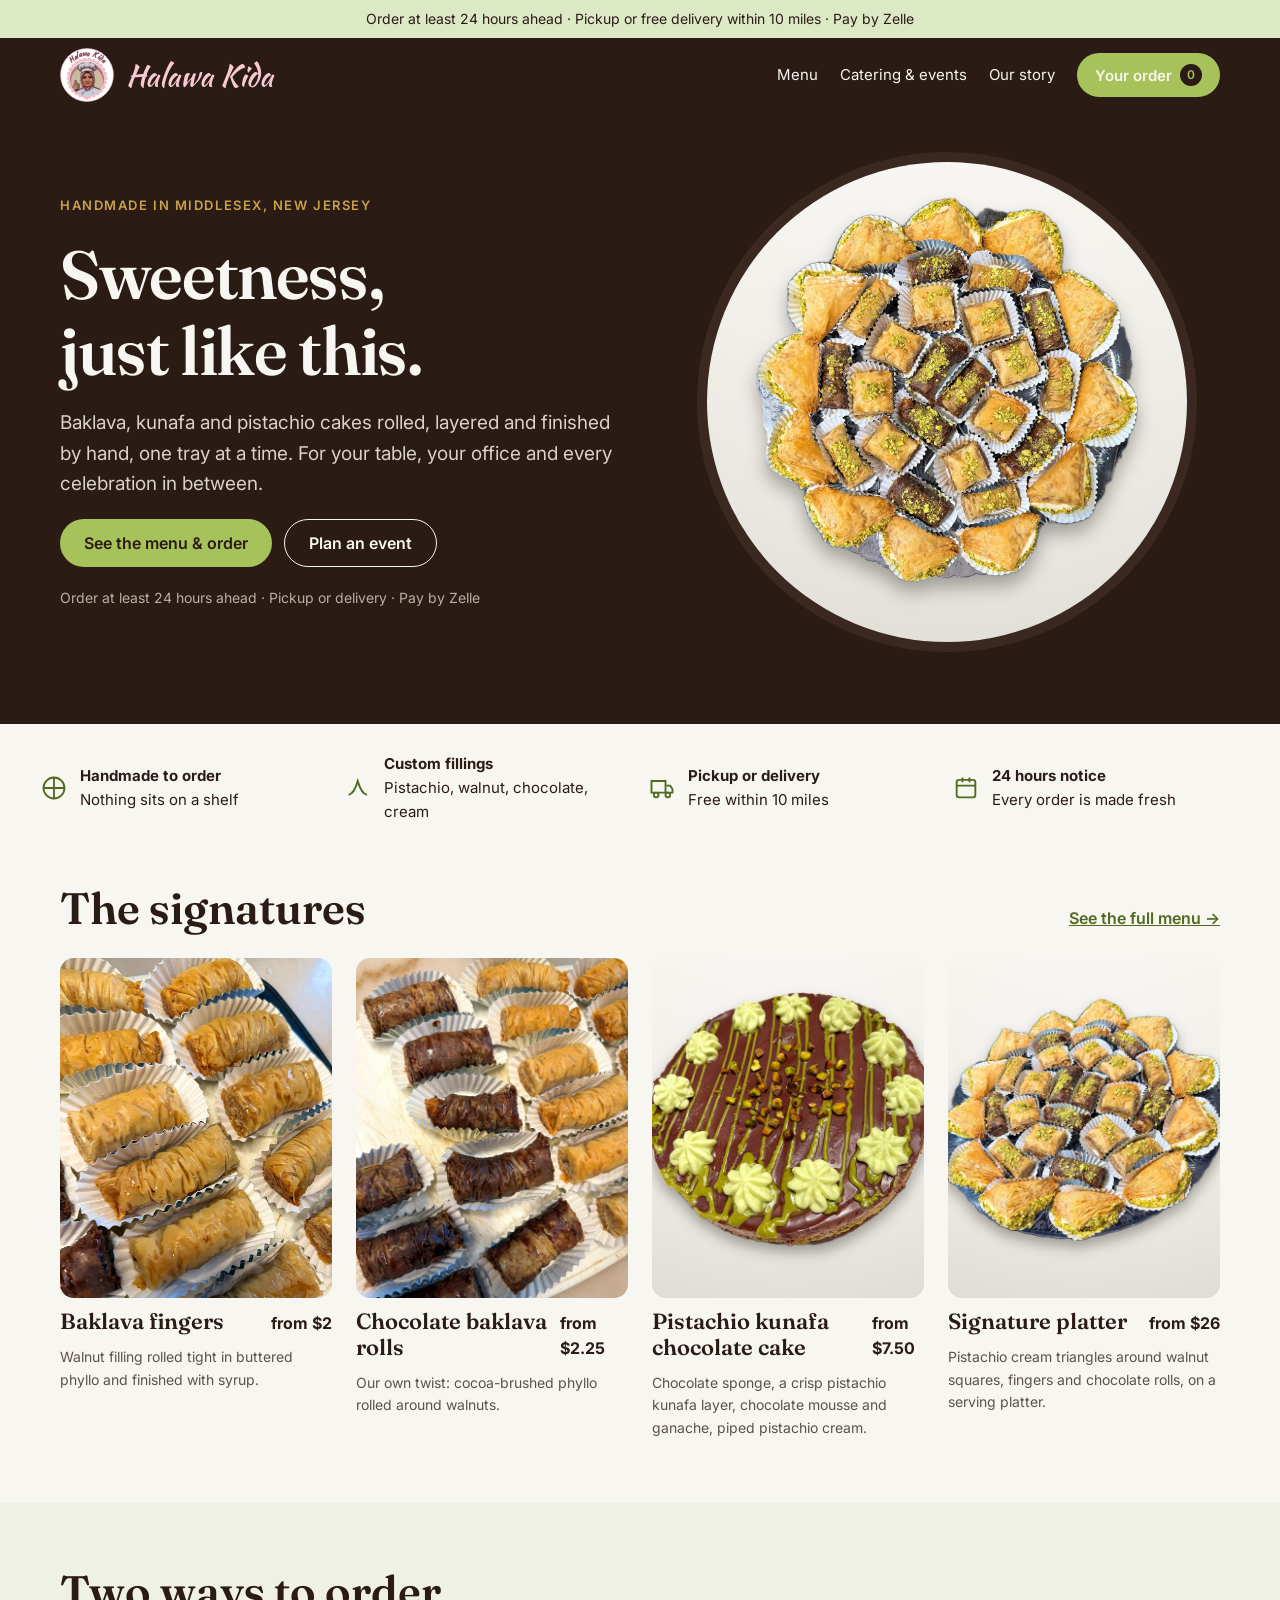
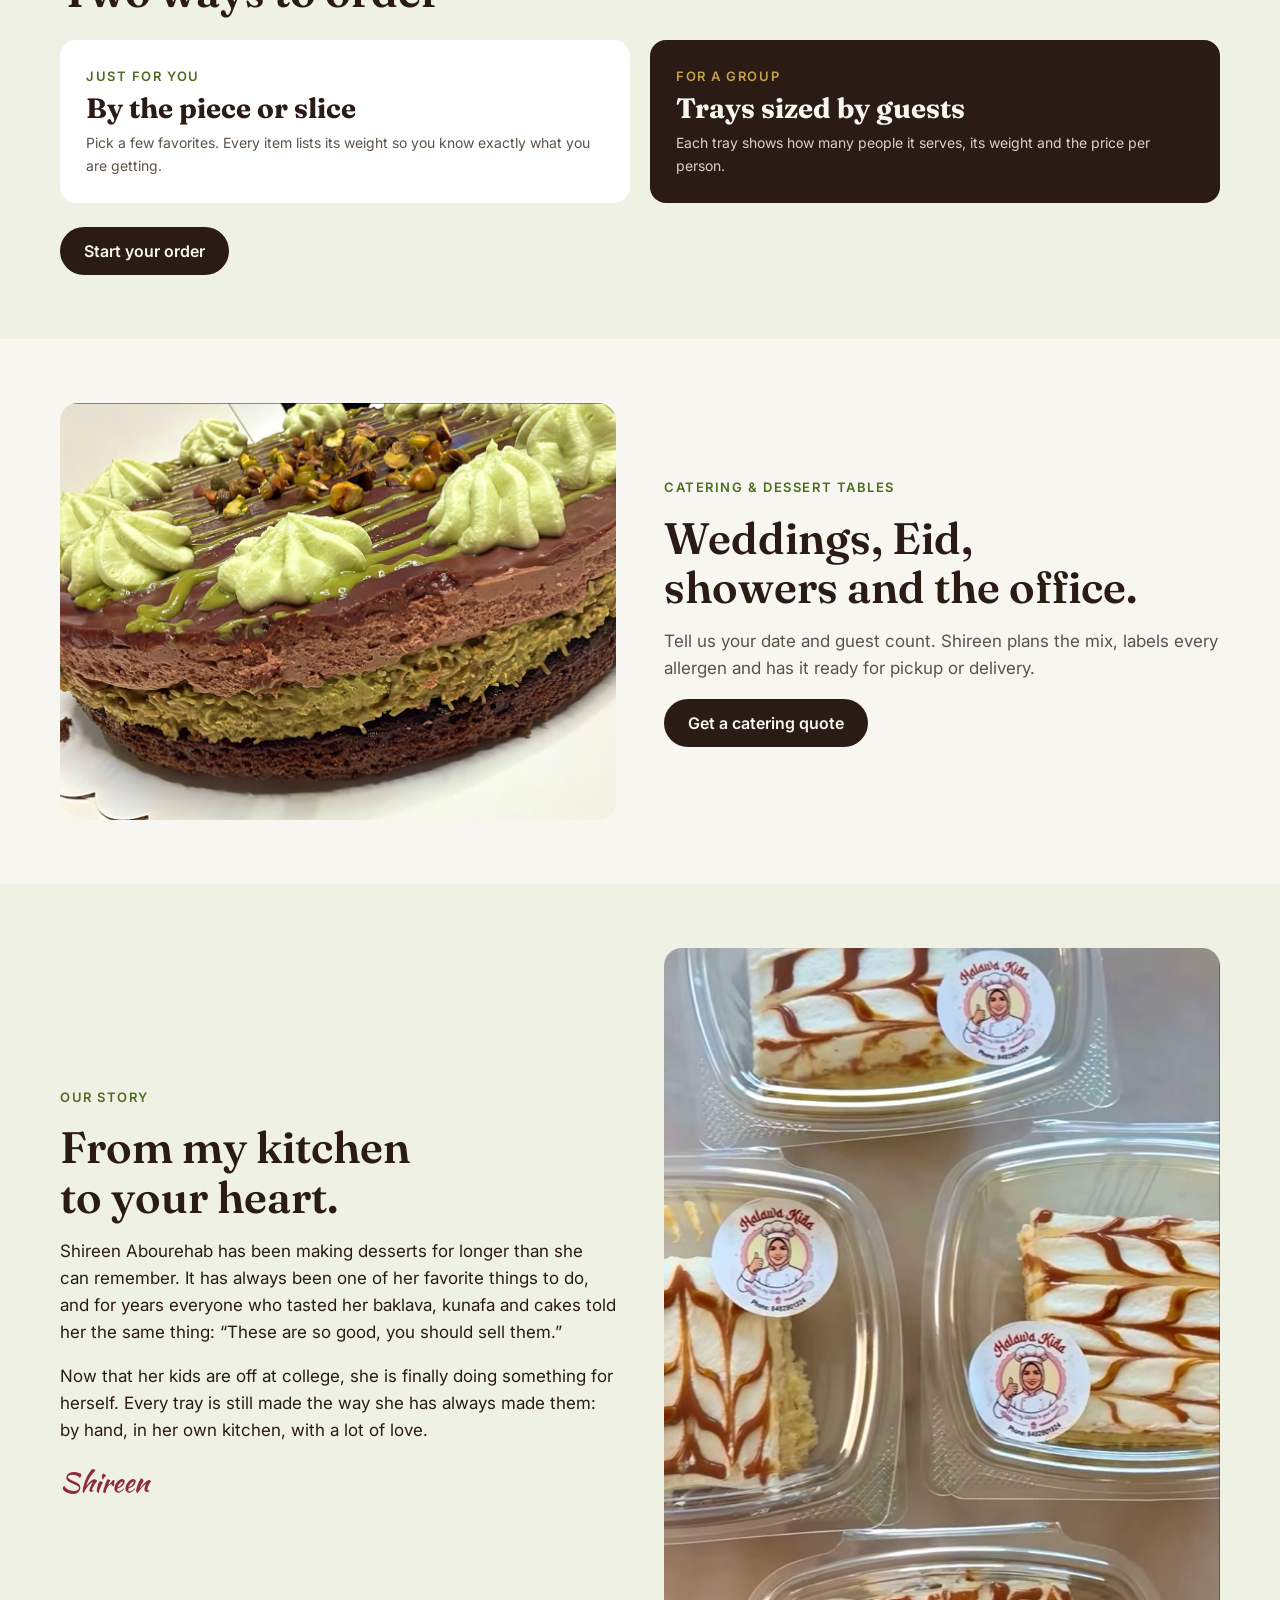
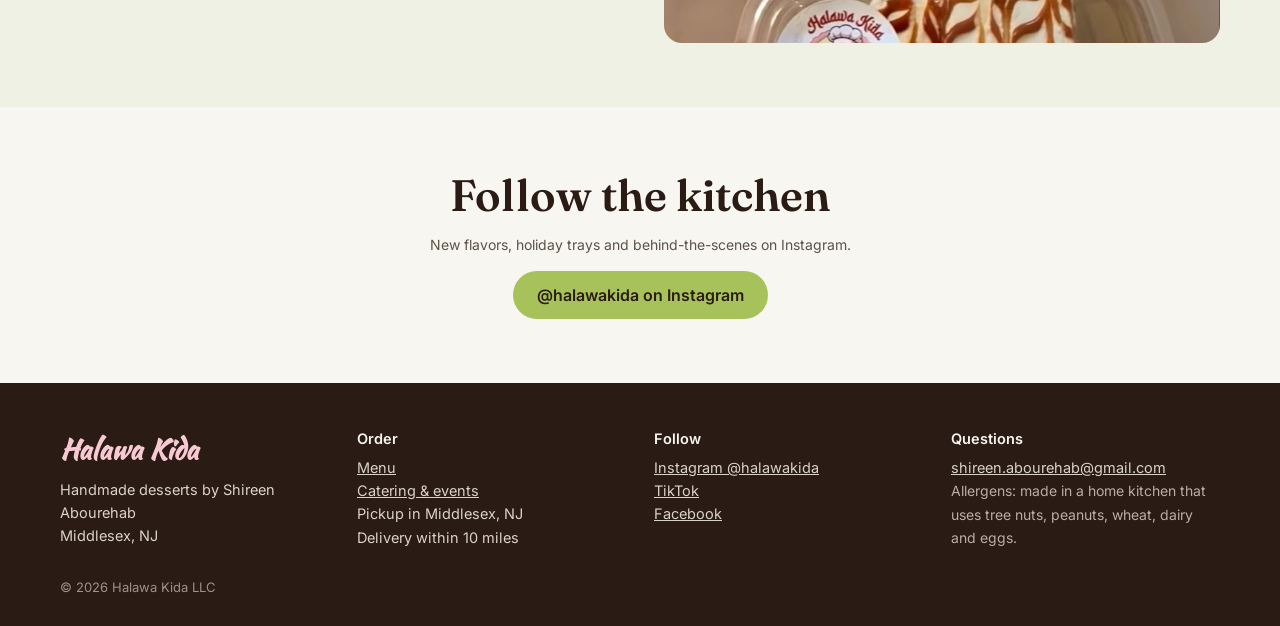
<file: index.html>
<!doctype html>
<html lang="en">
<head>
<meta charset="utf-8">
<meta name="viewport" content="width=device-width, initial-scale=1, viewport-fit=cover">
<title>Halawa Kida | Handmade baklava, kunafa &amp; cakes in Middlesex, NJ</title>
<meta name="description" content="Handmade baklava, kunafa, pistachio cakes, cheesecakes and tres leches by Shireen Abourehab in Middlesex, NJ. Order online for pickup or local delivery.">
<meta property="og:title" content="Halawa Kida · Handmade desserts in Middlesex, NJ">
<meta property="og:description" content="Baklava, kunafa and pistachio cakes made by hand. Order 24 hours ahead for pickup or delivery.">
<meta property="og:image" content="assets/img/platter-top.jpg">
<link rel="icon" href="assets/img/favicon.png">
<link rel="preconnect" href="https://fonts.googleapis.com"><link rel="preconnect" href="https://fonts.gstatic.com" crossorigin>
<link rel="stylesheet" href="https://fonts.googleapis.com/css2?family=Fraunces:opsz,wght@9..144,400;9..144,600&amp;family=Inter:wght@400;500;600;700&amp;family=Kaushan+Script&amp;display=swap">
<link rel="stylesheet" href="assets/css/style.css?v=202611262000">
</head>
<body data-root="./" data-page="home">
<div id="site-header"></div>
<main id="main">
  <section class="hero">
    <div class="wrap">
      <div class="hero-copy">
        <div class="eyebrow">Handmade in Middlesex, New Jersey</div>
        <h1>Sweetness, just like this.</h1>
        <p>Baklava, kunafa and pistachio cakes rolled, layered and finished by hand, one tray at a time. For your table, your office and every celebration in between.</p>
        <div class="actions"><a class="btn btn-pist" href="menu/">See the menu &amp; order</a><a class="btn btn-ghost" href="catering/">Plan an event</a></div>
        <p style="font-size:14px;color:#B8B0A2">Order at least 24 hours ahead · Pickup or delivery · Pay by Zelle</p>
      </div>
      <div class="hero-img"><img src="assets/img/platter-top.jpg" alt="A round platter of pistachio baklava triangles, walnut squares and chocolate baklava rolls" fetchpriority="high"></div>
    </div>
  </section>

  <div class="wrap perks">
    <div><svg aria-hidden="true" width="28" height="28" viewBox="0 0 24 24" fill="none" stroke="#4E6B1F" stroke-width="1.6"><path d="M12 3v18M3 12h18"/><circle cx="12" cy="12" r="9"/></svg><span><b>Handmade to order</b><br>Nothing sits on a shelf</span></div>
    <div><svg aria-hidden="true" width="28" height="28" viewBox="0 0 24 24" fill="none" stroke="#4E6B1F" stroke-width="1.6"><path d="M4 18c4-1 6-5 8-12 2 7 4 11 8 12"/></svg><span><b>Custom fillings</b><br>Pistachio, walnut, chocolate, cream</span></div>
    <div><svg aria-hidden="true" width="28" height="28" viewBox="0 0 24 24" fill="none" stroke="#4E6B1F" stroke-width="1.6"><path d="M3 16h12V6H3zM15 10h4l2 3v3h-6"/><circle cx="7" cy="18" r="2"/><circle cx="17" cy="18" r="2"/></svg><span><b>Pickup or delivery</b><br>Free within 10 miles</span></div>
    <div><svg aria-hidden="true" width="28" height="28" viewBox="0 0 24 24" fill="none" stroke="#4E6B1F" stroke-width="1.6"><rect x="4" y="5" width="16" height="15" rx="2"/><path d="M4 10h16M9 3v4M15 3v4"/></svg><span><b>24 hours notice</b><br>Every order is made fresh</span></div>
  </div>

  <section class="section" style="padding-top:32px">
    <div class="wrap">
      <div style="display:flex;justify-content:space-between;align-items:baseline;gap:16px;flex-wrap:wrap"><h2>The signatures</h2><a href="menu/" style="font-weight:600">See the full menu →</a></div>
      <div class="grid" id="featured"></div>
    </div>
  </section>

  <section class="section tint">
    <div class="wrap">
      <h2>Two ways to order</h2>
      <div class="two">
        <div class="panel"><div class="eyebrow" style="color:var(--pist-ink)">Just for you</div><h3 style="font-size:28px;margin:6px 0 8px">By the piece or slice</h3><p class="small" style="margin:0">Pick a few favorites. Every item lists its weight so you know exactly what you are getting.</p></div>
        <div class="panel darkp"><div class="eyebrow">For a group</div><h3 style="font-size:28px;margin:6px 0 8px">Trays sized by guests</h3><p style="margin:0;color:#D9D3C7;font-size:14px">Each tray shows how many people it serves, its weight and the price per person.</p></div>
      </div>
      <div class="actions" style="margin-top:24px"><a class="btn btn-dark" href="menu/">Start your order</a></div>
    </div>
  </section>

  <section class="section">
    <div class="wrap split">
      <img src="assets/img/cake-layers.jpg" alt="Cross-section of a chocolate cake with a pistachio kunafa layer and chocolate mousse" loading="lazy">
      <div style="display:flex;flex-direction:column;gap:16px">
        <div class="eyebrow" style="color:var(--pist-ink)">Catering &amp; dessert tables</div>
        <h2 style="margin:0">Weddings, Eid, showers and the office.</h2>
        <p class="small" style="font-size:17px;margin:0">Tell us your date and guest count. Shireen plans the mix, labels every allergen and has it ready for pickup or delivery.</p>
        <div class="actions"><a class="btn btn-dark" href="catering/">Get a catering quote</a></div>
      </div>
    </div>
  </section>

  <section class="section tint" id="story">
    <div class="wrap split">
      <div style="display:flex;flex-direction:column;gap:16px">
        <div class="eyebrow" style="color:var(--pist-ink)">Our story</div>
        <h2 style="margin:0">From my kitchen to your heart.</h2>
        <p style="margin:0;font-size:17px">Shireen Abourehab has been making desserts for longer than she can remember. It has always been one of her favorite things to do, and for years everyone who tasted her baklava, kunafa and cakes told her the same thing: “These are so good, you should sell them.”</p>
        <p style="margin:0;font-size:17px">Now that her kids are off at college, she is finally doing something for herself. Every tray is still made the way she has always made them: by hand, in her own kitchen, with a lot of love.</p>
        <p style="margin:0;font-family:var(--script);font-size:28px;color:var(--rasp)">Shireen</p>
      </div>
      <img src="assets/img/tres-leches-branded.jpg" alt="Boxed tres leches squares with Halawa Kida stickers" loading="lazy" style="aspect-ratio:4/5">
    </div>
  </section>

  <section class="section">
    <div class="wrap" style="text-align:center;display:flex;flex-direction:column;gap:14px;align-items:center">
      <h2 style="margin:0">Follow the kitchen</h2>
      <p class="small" style="margin:0">New flavors, holiday trays and behind-the-scenes on Instagram.</p>
      <a class="btn btn-pist" href="https://www.instagram.com/halawakida/" rel="noopener">@halawakida on Instagram</a>
    </div>
  </section>
</main>
<div id="site-footer"></div>
<script src="assets/js/config.js?v=202611262000"></script>
<script src="assets/js/site.js?v=202611262000"></script>
</body>
</html>
</file>
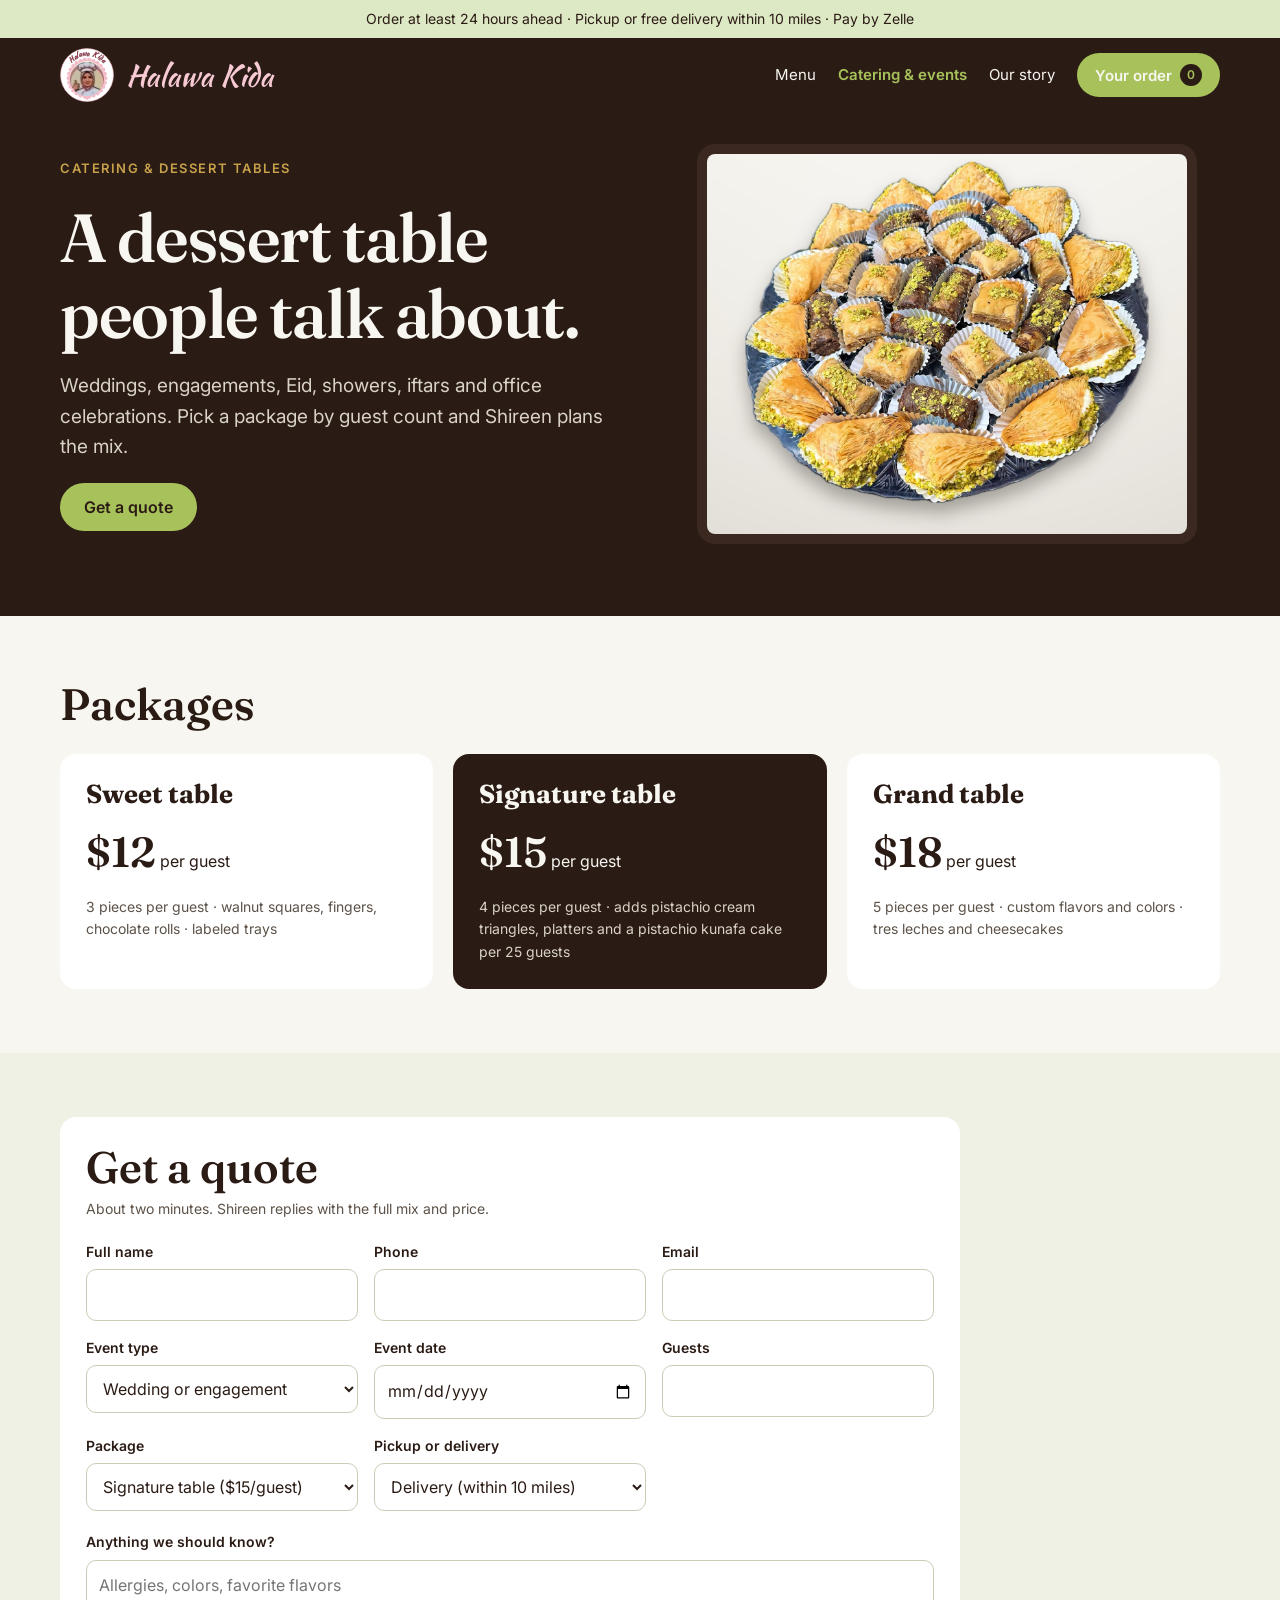
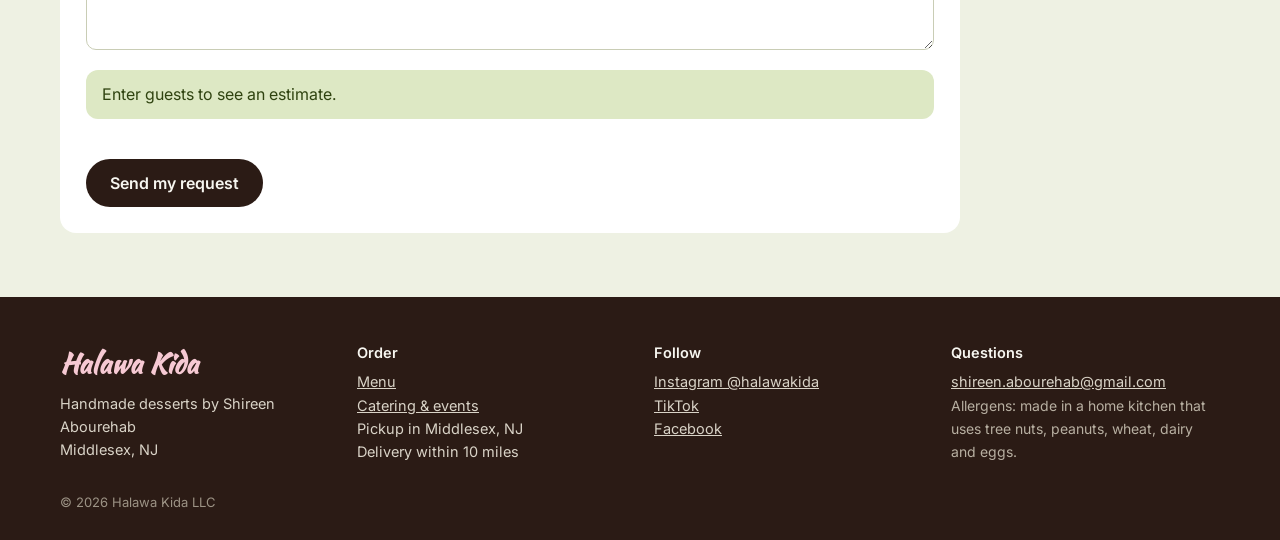
<file: catering/index.html>
<!doctype html>
<html lang="en">
<head>
<meta charset="utf-8">
<meta name="viewport" content="width=device-width, initial-scale=1, viewport-fit=cover">
<title>Catering &amp; events | Halawa Kida</title>
<meta name="description" content="Dessert tables and catering for weddings, Eid, showers and offices in Central New Jersey. Handmade baklava, kunafa and cakes by Halawa Kida.">
<link rel="icon" href="../assets/img/favicon.png">
<link rel="preconnect" href="https://fonts.googleapis.com"><link rel="preconnect" href="https://fonts.gstatic.com" crossorigin>
<link rel="stylesheet" href="https://fonts.googleapis.com/css2?family=Fraunces:opsz,wght@9..144,400;9..144,600&amp;family=Inter:wght@400;500;600;700&amp;family=Kaushan+Script&amp;display=swap">
<link rel="stylesheet" href="../assets/css/style.css?v=202611262000">
</head>
<body data-root="../" data-page="catering">
<div id="site-header"></div>
<main id="main">
  <section class="hero" style="padding-top:32px">
    <div class="wrap">
      <div class="hero-copy">
        <div class="eyebrow">Catering &amp; dessert tables</div>
        <h1>A dessert table people talk about.</h1>
        <p>Weddings, engagements, Eid, showers, iftars and office celebrations. Pick a package by guest count and Shireen plans the mix.</p>
        <div class="actions"><a class="btn btn-pist" href="#quote">Get a quote</a></div>
      </div>
      <div class="hero-img"><img src="../assets/img/platter-angle.jpg" alt="Mixed baklava platter ready for an event" style="border-radius:18px;aspect-ratio:5/4"></div>
    </div>
  </section>

  <section class="section">
    <div class="wrap">
      <h2>Packages</h2>
      <div class="two" style="grid-template-columns:repeat(auto-fit,minmax(260px,1fr))">
        <div class="panel" style="display:flex;flex-direction:column;gap:10px"><h3 style="font-size:26px">Sweet table</h3><div><span style="font-family:var(--display);font-size:42px;font-weight:600">$12</span> per guest</div><span class="small">3 pieces per guest · walnut squares, fingers, chocolate rolls · labeled trays</span></div>
        <div class="panel darkp" style="display:flex;flex-direction:column;gap:10px"><h3 style="font-size:26px">Signature table</h3><div><span style="font-family:var(--display);font-size:42px;font-weight:600">$15</span> per guest</div><span style="font-size:14px;color:#D9D3C7">4 pieces per guest · adds pistachio cream triangles, platters and a pistachio kunafa cake per 25 guests</span></div>
        <div class="panel" style="display:flex;flex-direction:column;gap:10px"><h3 style="font-size:26px">Grand table</h3><div><span style="font-family:var(--display);font-size:42px;font-weight:600">$18</span> per guest</div><span class="small">5 pieces per guest · custom flavors and colors · tres leches and cheesecakes</span></div>
      </div>
    </div>
  </section>

  <section class="section tint" id="quote">
    <div class="wrap">
      <form id="cater-form" class="panel" novalidate style="display:flex;flex-direction:column;gap:20px;max-width:900px">
        <div><h2 style="margin:0 0 6px">Get a quote</h2><p class="small" style="margin:0">About two minutes. Shireen replies with the full mix and price.</p></div>
        <div class="fields">
          <div class="field"><label for="c-name">Full name</label><input id="c-name" name="name" autocomplete="name" required></div>
          <div class="field"><label for="c-phone">Phone</label><input id="c-phone" name="phone" type="tel" autocomplete="tel" required></div>
          <div class="field"><label for="c-email">Email</label><input id="c-email" name="email" type="email" autocomplete="email" required></div>
          <div class="field"><label for="c-type">Event type</label><select id="c-type" name="type"><option>Wedding or engagement</option><option>Eid or Ramadan</option><option>Office or corporate</option><option>Birthday or shower</option><option>Other</option></select></div>
          <div class="field"><label for="c-date">Event date</label><input id="c-date" name="date" type="date" required></div>
          <div class="field"><label for="c-guests">Guests</label><input id="c-guests" name="guests" type="number" min="1" inputmode="numeric" required></div>
          <div class="field"><label for="c-pkg">Package</label><select id="c-pkg" name="pkg"><option value="Signature table|15">Signature table ($15/guest)</option><option value="Sweet table|12">Sweet table ($12/guest)</option><option value="Grand table|18">Grand table ($18/guest)</option><option value="Not sure yet|0">Not sure yet</option></select></div>
          <div class="field"><label for="c-method">Pickup or delivery</label><select id="c-method" name="method"><option>Delivery (within 10 miles)</option><option>Pickup in Middlesex</option></select></div>
        </div>
        <div class="field"><label for="c-notes">Anything we should know?</label><textarea id="c-notes" name="notes" placeholder="Allergies, colors, favorite flavors"></textarea></div>
        <input class="hp" type="text" name="_honey" tabindex="-1" autocomplete="off" aria-hidden="true">
        <div class="ok" id="c-est" aria-live="polite"></div>
        <div id="c-error" class="error" role="alert"></div>
        <button class="btn btn-dark" id="c-send" type="submit" style="align-self:flex-start">Send my request</button>
      </form>
    </div>
  </section>
</main>
<div id="site-footer"></div>
<script src="../assets/js/config.js?v=202611262000"></script>
<script src="../assets/js/site.js?v=202611262000"></script>
</body>
</html>
</file>
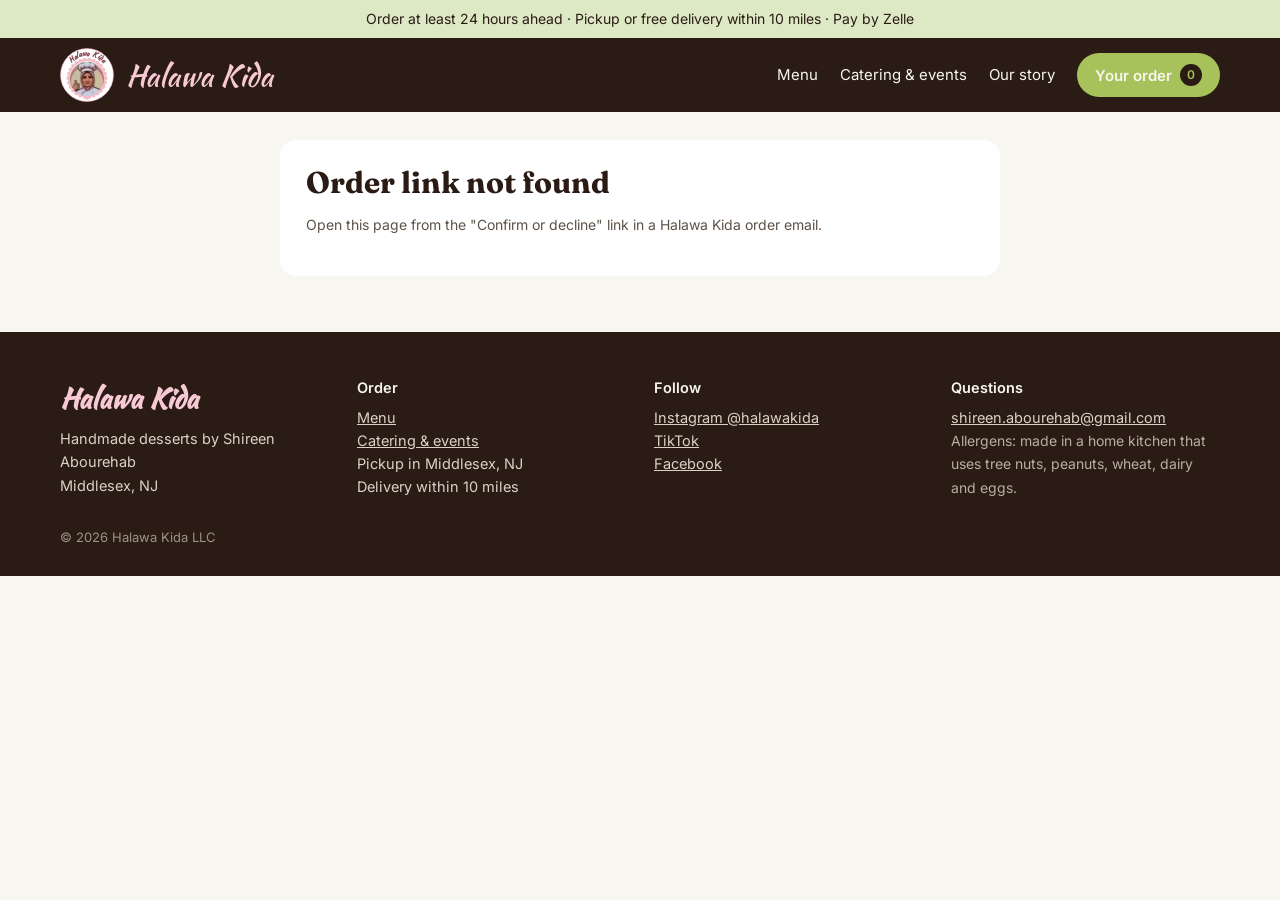
<file: confirm/index.html>
<!doctype html>
<html lang="en">
<head>
<meta charset="utf-8">
<meta name="viewport" content="width=device-width, initial-scale=1, viewport-fit=cover">
<title>Confirm order | Halawa Kida</title>
<meta name="robots" content="noindex, nofollow">
<meta name="referrer" content="no-referrer">
<link rel="icon" href="../assets/img/favicon.png">
<link rel="preconnect" href="https://fonts.googleapis.com"><link rel="preconnect" href="https://fonts.gstatic.com" crossorigin>
<link rel="stylesheet" href="https://fonts.googleapis.com/css2?family=Fraunces:opsz,wght@9..144,400;9..144,600&amp;family=Inter:wght@400;500;600;700&amp;family=Kaushan+Script&amp;display=swap">
<link rel="stylesheet" href="../assets/css/style.css?v=202611262000">
</head>
<body data-root="../" data-page="confirm">
<div id="site-header"></div>
<main id="main"><div class="wrap" id="confirm-root" style="max-width:760px;padding-top:28px;padding-bottom:56px"><p class="small">Loading the order…</p></div></main>
<div id="site-footer"></div>
<script src="../assets/js/config.js?v=202611262000"></script>
<script src="../assets/js/site.js?v=202611262000"></script>
</body>
</html>
</file>
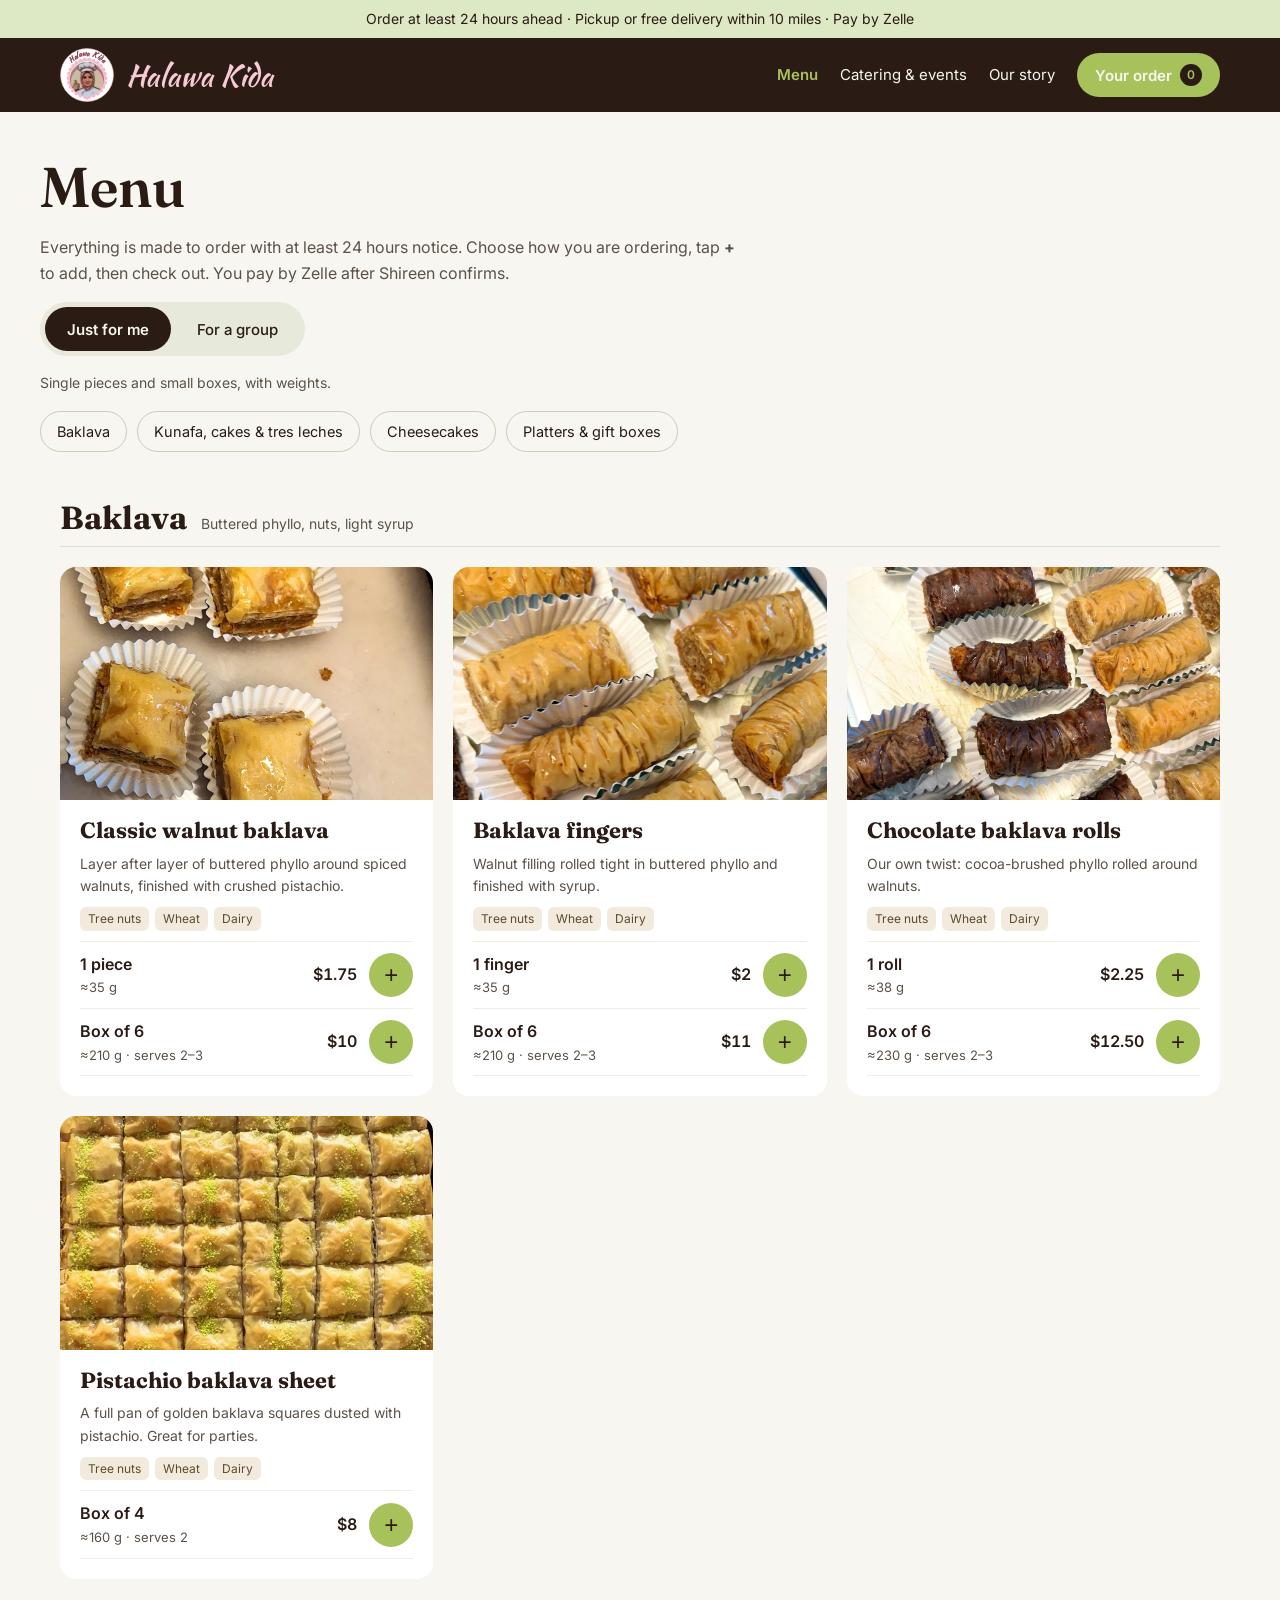
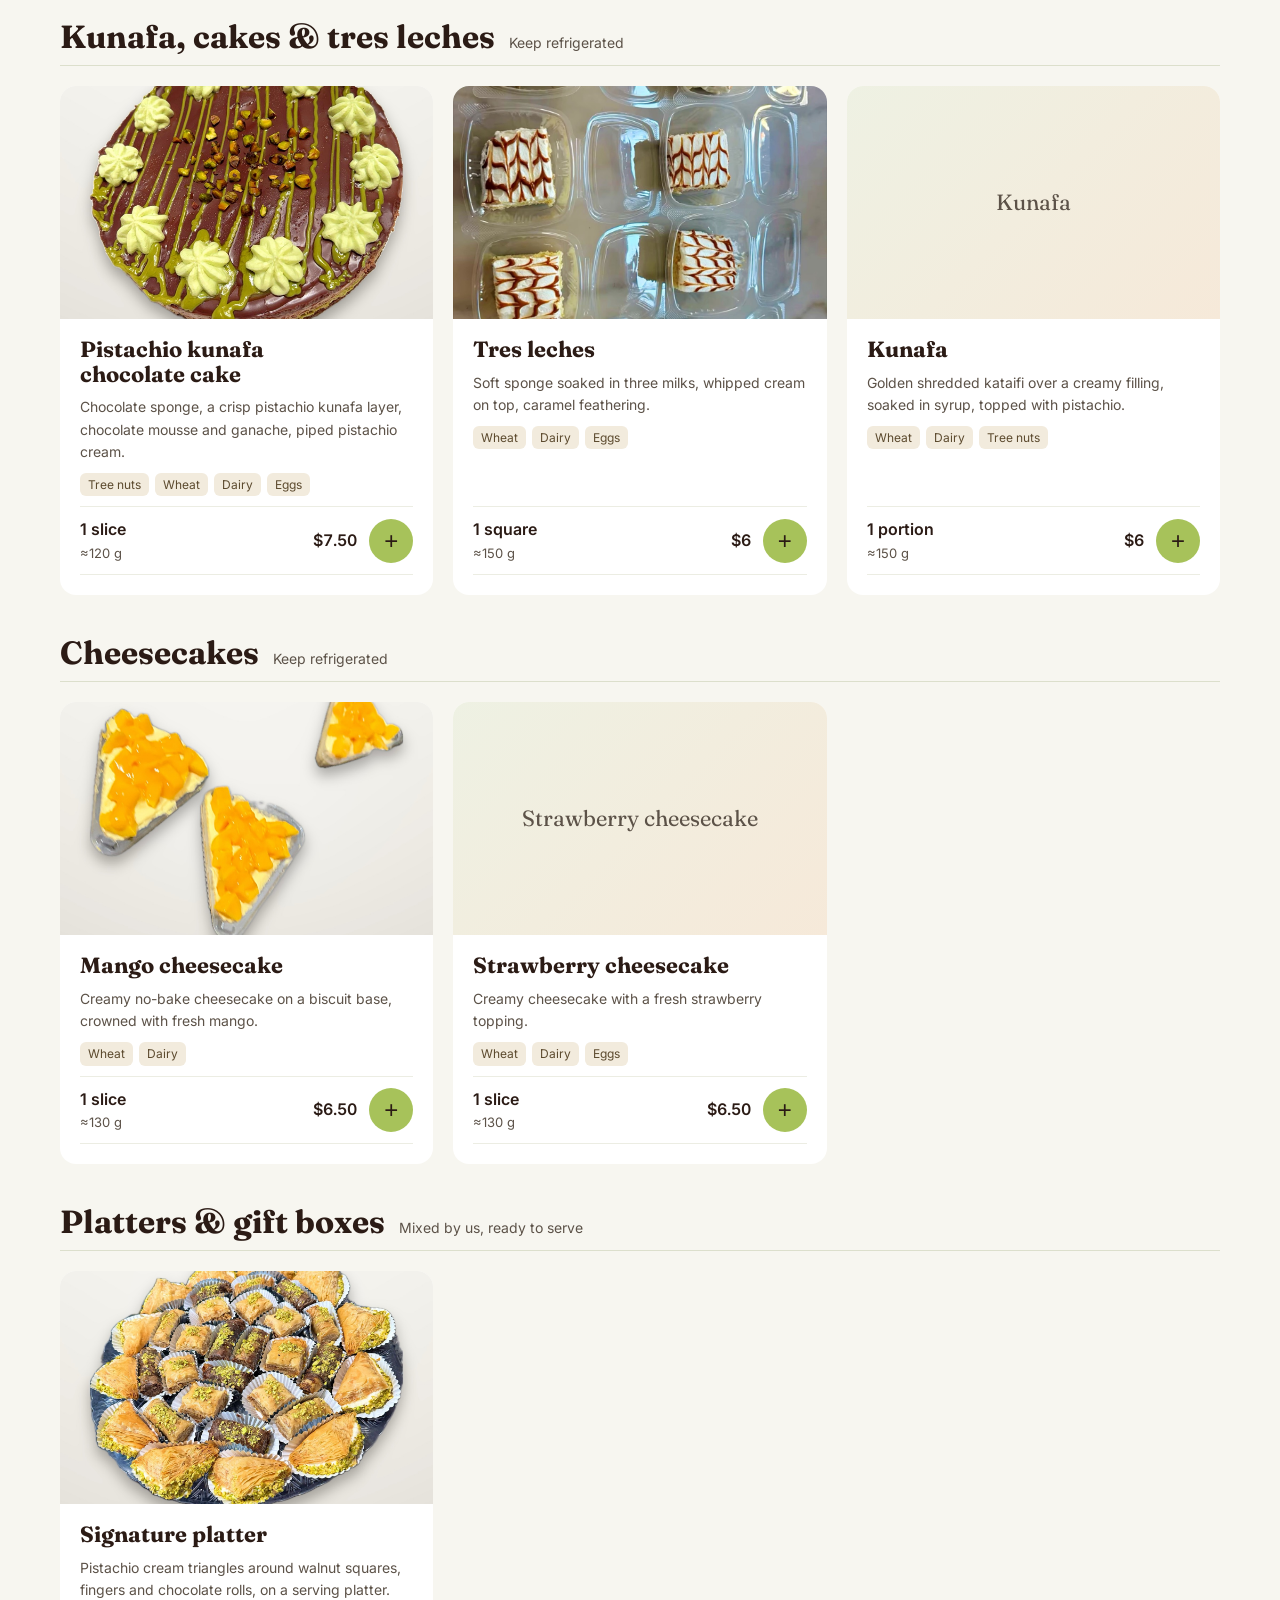
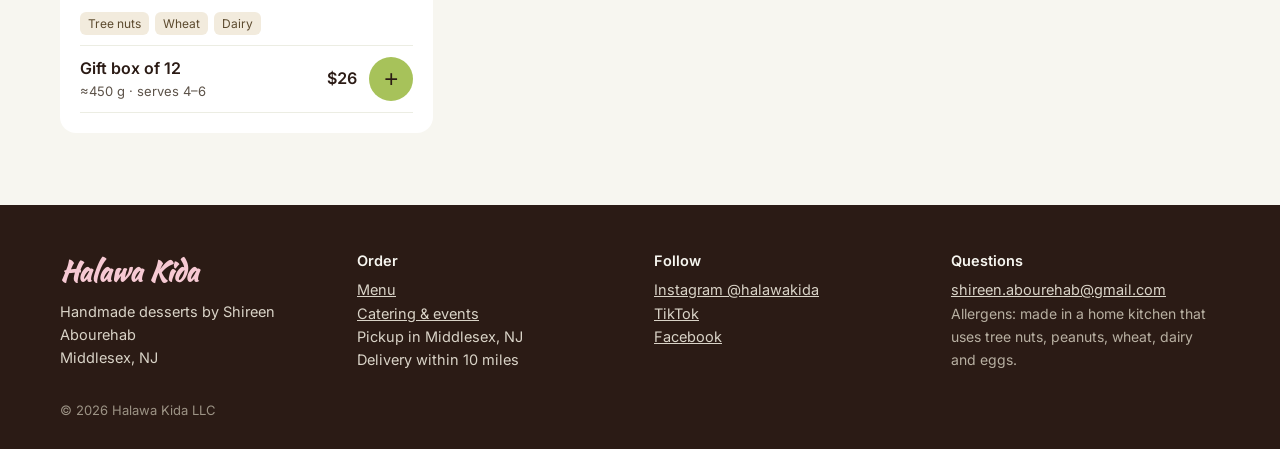
<file: menu/index.html>
<!doctype html>
<html lang="en">
<head>
<meta charset="utf-8">
<meta name="viewport" content="width=device-width, initial-scale=1, viewport-fit=cover">
<title>Menu | Halawa Kida</title>
<meta name="description" content="Halawa Kida menu: baklava, kunafa, pistachio chocolate cake, cheesecakes, tres leches and platters, by the piece or by the tray.">
<link rel="icon" href="../assets/img/favicon.png">
<link rel="preconnect" href="https://fonts.googleapis.com"><link rel="preconnect" href="https://fonts.gstatic.com" crossorigin>
<link rel="stylesheet" href="https://fonts.googleapis.com/css2?family=Fraunces:opsz,wght@9..144,400;9..144,600&amp;family=Inter:wght@400;500;600;700&amp;family=Kaushan+Script&amp;display=swap">
<link rel="stylesheet" href="../assets/css/style.css?v=202611262000">
</head>
<body data-root="../" data-page="menu">
<div id="site-header"></div>
<main id="main" style="padding-bottom:72px">
  <div class="wrap menu-head">
    <h1>Menu</h1>
    <p class="small" style="margin:0;font-size:16px;max-width:44em">Everything is made to order with at least 24 hours notice. Choose how you are ordering, tap <b>+</b> to add, then check out. You pay by Zelle after Shireen confirms.</p>
    <div class="toggle" id="mode-toggle" role="group" aria-label="How are you ordering?">
      <button type="button" data-mode="single" aria-pressed="true">Just for me</button>
      <button type="button" data-mode="group" aria-pressed="false">For a group</button>
    </div>
    <span class="small" id="mode-hint" aria-live="polite">Single pieces and small boxes, with weights.</span>
    <nav class="chips" aria-label="Menu sections">
      <a href="#cat-baklava">Baklava</a><a href="#cat-cakes">Kunafa, cakes &amp; tres leches</a><a href="#cat-cheesecake">Cheesecakes</a><a href="#cat-platters">Platters &amp; gift boxes</a>
    </nav>
  </div>
  <div class="wrap" id="menu-list"><p class="small">Loading the menu…</p></div>
  <noscript><div class="wrap"><p class="notice">Please turn on JavaScript to see the menu and order.</p></div></noscript>
</main>
<div class="cartbar" id="cartbar" hidden><div class="wrap"><span id="cartbar-total"></span><a class="btn btn-pist" href="../order/">Review &amp; check out</a></div></div>
<div id="site-footer"></div>
<script src="../assets/js/config.js?v=202611262000"></script>
<script src="../assets/js/site.js?v=202611262000"></script>
</body>
</html>
</file>
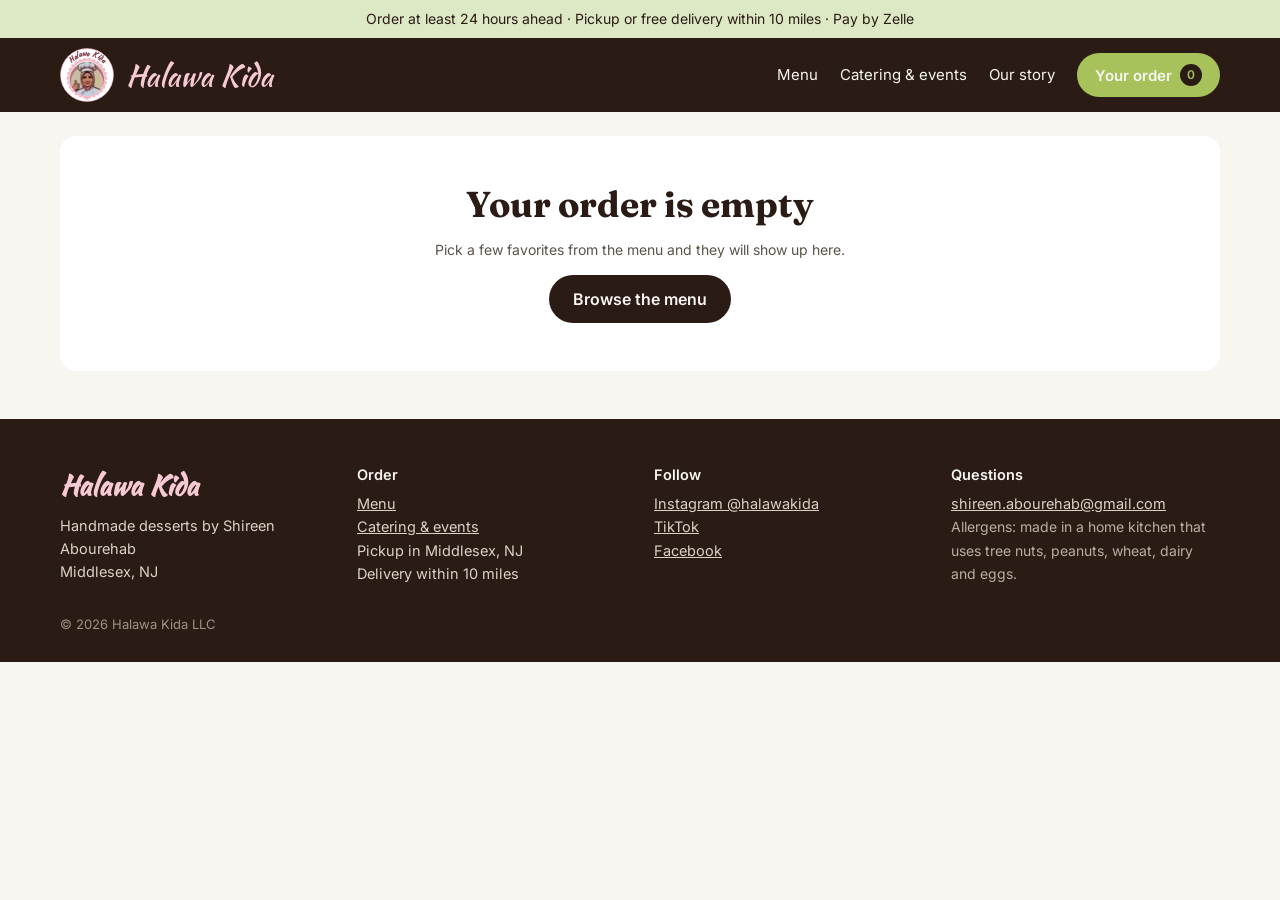
<file: order/index.html>
<!doctype html>
<html lang="en">
<head>
<meta charset="utf-8">
<meta name="viewport" content="width=device-width, initial-scale=1, viewport-fit=cover">
<title>Your order | Halawa Kida</title>
<meta name="robots" content="noindex">
<link rel="icon" href="../assets/img/favicon.png">
<link rel="preconnect" href="https://fonts.googleapis.com"><link rel="preconnect" href="https://fonts.gstatic.com" crossorigin>
<link rel="stylesheet" href="https://fonts.googleapis.com/css2?family=Fraunces:opsz,wght@9..144,400;9..144,600&amp;family=Inter:wght@400;500;600;700&amp;family=Kaushan+Script&amp;display=swap">
<link rel="stylesheet" href="../assets/css/style.css?v=202611262000">
</head>
<body data-root="../" data-page="order">
<div id="site-header"></div>
<main id="main"><div class="wrap" id="order-root" style="padding-top:24px;padding-bottom:48px"><p class="small">Loading your order…</p></div>
<noscript><div class="wrap"><p class="notice">Please turn on JavaScript to place an order.</p></div></noscript></main>
<div id="site-footer"></div>
<script src="../assets/js/config.js?v=202611262000"></script>
<script src="../assets/js/site.js?v=202611262000"></script>
</body>
</html>
</file>
<file: assets/css/style.css>
:root{
  --choc:#2B1B15; --choc2:#3B2820; --ivory:#F7F6F0; --white:#FFFFFF;
  --pist:#A7C25A; --pist-ink:#4E6B1F; --pist-tint:#EEF1E3; --pist-soft:#DDE8C4;
  --rose:#F6C9D3; --rasp:#8E2B3E; --gold:#C8A24A; --muted:#5C5248; --line:#DCDFCC;
  --warn-bg:#F2E3C7; --warn-ink:#4A3410; --err:#9B1C1C;
  --display:"Fraunces", Georgia, serif; --body:"Inter", system-ui, -apple-system, sans-serif; --script:"Kaushan Script", cursive;
}
*{box-sizing:border-box}
html{scroll-behavior:smooth}
body{margin:0;background:var(--ivory);color:var(--choc);font:16px/1.6 var(--body);-webkit-font-smoothing:antialiased}
img{max-width:100%;display:block}
a{color:var(--pist-ink)} a:hover{color:var(--choc)}
:focus-visible{outline:3px solid var(--gold);outline-offset:2px}
h1,h2,h3{font-family:var(--display);line-height:1.12;margin:0;text-wrap:balance}
.wrap{max-width:1200px;margin:0 auto;padding-left:max(20px,env(safe-area-inset-left));padding-right:max(20px,env(safe-area-inset-right))}
.skip{position:absolute;left:-999px;top:8px;background:var(--white);padding:8px 12px;z-index:100}
.skip:focus{left:8px}
@media (prefers-reduced-motion:reduce){html{scroll-behavior:auto}*{transition:none!important}}

/* header */
.banner{background:var(--pist-soft);text-align:center;font-size:14px;padding:8px 16px}
.site-header{background:var(--choc);color:var(--ivory);position:sticky;top:0;z-index:40}
.site-header .wrap{display:flex;align-items:center;justify-content:space-between;gap:16px;padding-top:10px;padding-bottom:10px;flex-wrap:wrap}
.brand{display:flex;align-items:center;gap:12px;text-decoration:none;color:var(--ivory)}
.brand-name{font-family:var(--script);font-size:30px;color:var(--rose);line-height:1}
.nav{display:flex;align-items:center;gap:22px;flex-wrap:wrap;font-size:15px}
.nav a{color:var(--ivory);text-decoration:none;padding:8px 0}
.nav a[aria-current="page"]{color:var(--pist);font-weight:600}
.btn{display:inline-flex;align-items:center;justify-content:center;gap:8px;border:0;border-radius:999px;font:600 16px/1 var(--body);padding:14px 24px;min-height:48px;text-decoration:none;cursor:pointer}
.btn-pist{background:var(--pist);color:var(--choc)} .btn-pist:hover{background:#B7D06A;color:var(--choc)}
.btn-dark{background:var(--choc);color:var(--ivory)} .btn-dark:hover{background:var(--choc2);color:var(--ivory)}
.btn-ghost{border:1.5px solid currentColor;background:transparent;color:inherit}
.btn[disabled]{opacity:.55;cursor:not-allowed}
.nav .btn{padding:10px 18px;min-height:44px;font-size:15px}
.cart-count{background:var(--choc);color:var(--pist);border-radius:999px;font-size:12px;min-width:22px;height:22px;display:inline-flex;align-items:center;justify-content:center;padding:0 6px}
@media (max-width:760px){.nav{gap:14px;font-size:14px}.brand-name{font-size:26px}.site-header{position:static}}

/* logo badge */
.logo{position:relative;flex-shrink:0}
.logo svg{position:absolute;inset:0;width:100%;height:100%}
.logo img{position:absolute;left:18.75%;top:24.75%;width:62.5%;height:62.5%;border-radius:50%;object-fit:cover}

/* sections */
.hero{background:var(--choc);color:var(--ivory);padding:40px 0 72px}
.hero .wrap{display:flex;align-items:center;gap:48px;flex-wrap:wrap}
.hero-copy{flex:1 1 440px;min-width:0;display:flex;flex-direction:column;gap:20px}
.eyebrow{font-size:13px;letter-spacing:.12em;text-transform:uppercase;color:var(--gold);font-weight:600}
.hero h1{font-size:clamp(42px,6vw,68px);font-weight:600;letter-spacing:-.02em}
.hero p{margin:0;font-size:19px;color:#D9D3C7;max-width:34em}
.hero-img{flex:1 1 420px;min-width:0;display:flex;justify-content:center}
.hero-img img{width:100%;max-width:500px;aspect-ratio:1;object-fit:cover;border-radius:50%;border:10px solid var(--choc2)}
.actions{display:flex;gap:12px;flex-wrap:wrap}
.section{padding:64px 0}
.section h2{font-size:clamp(32px,4vw,44px);font-weight:600;margin-bottom:24px}
.tint{background:var(--pist-tint)}
.dark{background:var(--choc2);color:var(--ivory)}
.perks{display:grid;grid-template-columns:repeat(auto-fit,minmax(220px,1fr));gap:16px;padding:28px 0;font-size:15px}
.perks div{display:flex;gap:12px;align-items:center}
.grid{display:grid;grid-template-columns:repeat(auto-fill,minmax(260px,1fr));gap:24px}
.card-link{display:flex;flex-direction:column;gap:10px;text-decoration:none;color:var(--choc)}
.card-link img,.ph{width:100%;aspect-ratio:4/5;object-fit:cover;border-radius:14px;background:var(--pist-tint)}
.card-link .t{display:flex;justify-content:space-between;gap:12px;align-items:baseline}
.card-link .n{font-family:var(--display);font-size:22px;font-weight:600;line-height:1.2}
.small{font-size:14px;color:var(--muted)}
.split{display:flex;gap:48px;align-items:center;flex-wrap:wrap}
.split>*{flex:1 1 400px;min-width:0}
.split img{border-radius:18px;width:100%;aspect-ratio:4/3;object-fit:cover}
.two{display:grid;grid-template-columns:repeat(auto-fit,minmax(280px,1fr));gap:20px}
.panel{background:var(--white);border-radius:16px;padding:26px}
.panel.darkp{background:var(--choc);color:var(--ivory)}

/* menu */
.menu-head{padding:44px 0 8px;display:flex;flex-direction:column;gap:16px}
.menu-head h1{font-size:clamp(40px,5vw,56px);font-weight:600}
.toggle{display:inline-flex;background:#E7E9DA;border-radius:999px;padding:5px;gap:4px;align-self:flex-start}
.toggle button{border:0;border-radius:999px;padding:12px 22px;font:500 15px var(--body);min-height:44px;background:transparent;color:var(--choc);cursor:pointer}
.toggle button[aria-pressed="true"]{background:var(--choc);color:var(--ivory);font-weight:600}
.chips{display:flex;gap:10px;flex-wrap:wrap}
.chips a{border:1px solid #C9CDB5;border-radius:999px;padding:8px 16px;text-decoration:none;color:var(--choc);font-size:14.5px}
.cat{padding-top:40px}
.cat-head{display:flex;align-items:baseline;gap:14px;border-bottom:1px solid var(--line);padding-bottom:10px;margin-bottom:20px;flex-wrap:wrap}
.cat-head h2{font-size:32px;margin:0}
.items{display:grid;grid-template-columns:repeat(auto-fill,minmax(320px,1fr));gap:20px}
@media (max-width:400px){.items{grid-template-columns:1fr}}
.item{background:var(--white);border-radius:16px;overflow:hidden;display:flex;flex-direction:column}
.item img,.item .ph2{width:100%;aspect-ratio:16/10;object-fit:cover}
.ph2{background:linear-gradient(135deg,#EEF1E3,#F6E9D9);display:flex;align-items:center;justify-content:center;font-family:var(--display);font-size:22px;color:var(--muted)}
.item-body{padding:18px 20px 20px;display:flex;flex-direction:column;gap:10px;flex-grow:1}
.item h3{font-size:22px}
.tags{display:flex;gap:6px;flex-wrap:wrap}
.tag{font-size:12px;background:#F2EBDD;color:#5C4A2E;border-radius:6px;padding:2px 8px}
.opts{margin-top:auto;border-top:1px solid #ECEDE3}
.opt{display:grid;grid-template-columns:minmax(0,1fr) auto auto;gap:12px;align-items:center;padding:10px 0;border-bottom:1px solid #ECEDE3}
.opt .l{font-weight:600}
.opt .m{font-size:13px;color:var(--muted)}
.opt .p{font-weight:600;font-variant-numeric:tabular-nums;text-align:right}
.add{width:44px;height:44px;border-radius:999px;border:0;background:var(--pist);color:var(--choc);font-size:24px;line-height:1;cursor:pointer}
.add:hover{background:#B7D06A}
.add.added{background:var(--choc);color:var(--pist);font-size:16px}

/* cart bar + toast */
.cartbar{position:sticky;bottom:0;z-index:30;background:var(--choc);color:var(--ivory);padding:12px 0 calc(12px + env(safe-area-inset-bottom))}
.cartbar .wrap{display:flex;justify-content:space-between;align-items:center;gap:12px}
.toast{position:fixed;left:50%;bottom:90px;transform:translateX(-50%);background:var(--choc);color:var(--ivory);padding:12px 18px;border-radius:12px;font-size:15px;z-index:60;box-shadow:0 6px 24px rgba(0,0,0,.2)}

/* forms + order */
.order-grid{display:grid;grid-template-columns:minmax(0,1.3fr) minmax(0,1fr);gap:28px;align-items:start;padding:40px 0 72px}
@media (max-width:880px){.order-grid{grid-template-columns:1fr}}
form .fields{display:grid;grid-template-columns:repeat(auto-fit,minmax(220px,1fr));gap:16px}
.field{display:flex;flex-direction:column;gap:6px}
.field label,.legend{font-weight:600;font-size:14px}
input,select,textarea{font:inherit;padding:12px;border:1.5px solid #C9CDB5;border-radius:10px;background:var(--white);color:var(--choc);min-height:48px;width:100%}
textarea{min-height:90px;resize:vertical}
input:focus,select:focus,textarea:focus{border-color:var(--pist-ink);outline:none;box-shadow:0 0 0 3px var(--pist-soft)}
.radios{display:flex;gap:10px;flex-wrap:wrap}
.radios label{display:flex;align-items:center;gap:8px;border:1.5px solid #C9CDB5;border-radius:10px;padding:12px 16px;cursor:pointer;font-weight:500;min-height:48px;background:var(--white)}
.radios input{width:auto;min-height:0}
.hint{font-size:13px;color:var(--muted)}
.error{color:var(--err);font-size:14px;font-weight:500}
.notice{background:var(--warn-bg);color:var(--warn-ink);border-radius:12px;padding:12px 16px;font-size:14.5px}
.ok{background:var(--pist-soft);color:#2F4310;border-radius:12px;padding:12px 16px}
.summary{background:var(--white);border-radius:16px;padding:22px;position:sticky;top:96px}
.line{display:grid;grid-template-columns:minmax(0,1fr) auto;gap:10px;padding:10px 0;border-bottom:1px solid #ECEDE3;align-items:center}
.qty{display:inline-flex;align-items:center;gap:6px;margin-top:6px}
.qty button{width:34px;height:34px;border-radius:999px;border:1.5px solid #C9CDB5;background:var(--white);cursor:pointer;font-size:18px;line-height:1}
.total{display:flex;justify-content:space-between;font-weight:700;font-size:18px;padding-top:12px}
.hp{position:absolute;left:-5000px}

/* footer */
footer{background:var(--choc);color:#D9D3C7;font-size:14.5px}
footer .cols{display:grid;grid-template-columns:repeat(auto-fit,minmax(200px,1fr));gap:28px;padding:44px 0 28px}
footer a{color:#D9D3C7}
footer .h{color:var(--ivory);font-weight:600;display:block;margin-bottom:6px}
footer .legal{font-size:13px;color:#9C9385;padding-bottom:28px}

/* two-way send steps */
.steps{list-style:none;margin:0;padding:0;display:flex;flex-direction:column;gap:12px}
.step{border:1.5px solid var(--line);border-radius:14px;padding:16px;display:flex;flex-direction:column;gap:12px;background:var(--white)}
.step.is-done{border-color:var(--pist);background:var(--pist-tint)}
.step-head{display:flex;gap:12px;align-items:flex-start}
.step-n{flex:0 0 32px;height:32px;border-radius:999px;background:var(--choc);color:var(--ivory);display:flex;align-items:center;justify-content:center;font-weight:700}
.step.is-done .step-n{background:var(--pist-ink)}
.step-body{display:flex;flex-direction:column;align-items:flex-start;gap:10px;padding-left:44px}
.linkbtn{background:none;border:0;padding:6px 0;font:inherit;font-size:14px;color:var(--pist-ink);text-decoration:underline;cursor:pointer}
.qr{background:#fff;padding:10px;border-radius:10px;border:1px solid var(--line)}
.qr img,.qr canvas{display:block}
@media (max-width:480px){.step-body{padding-left:0}}
</file>
